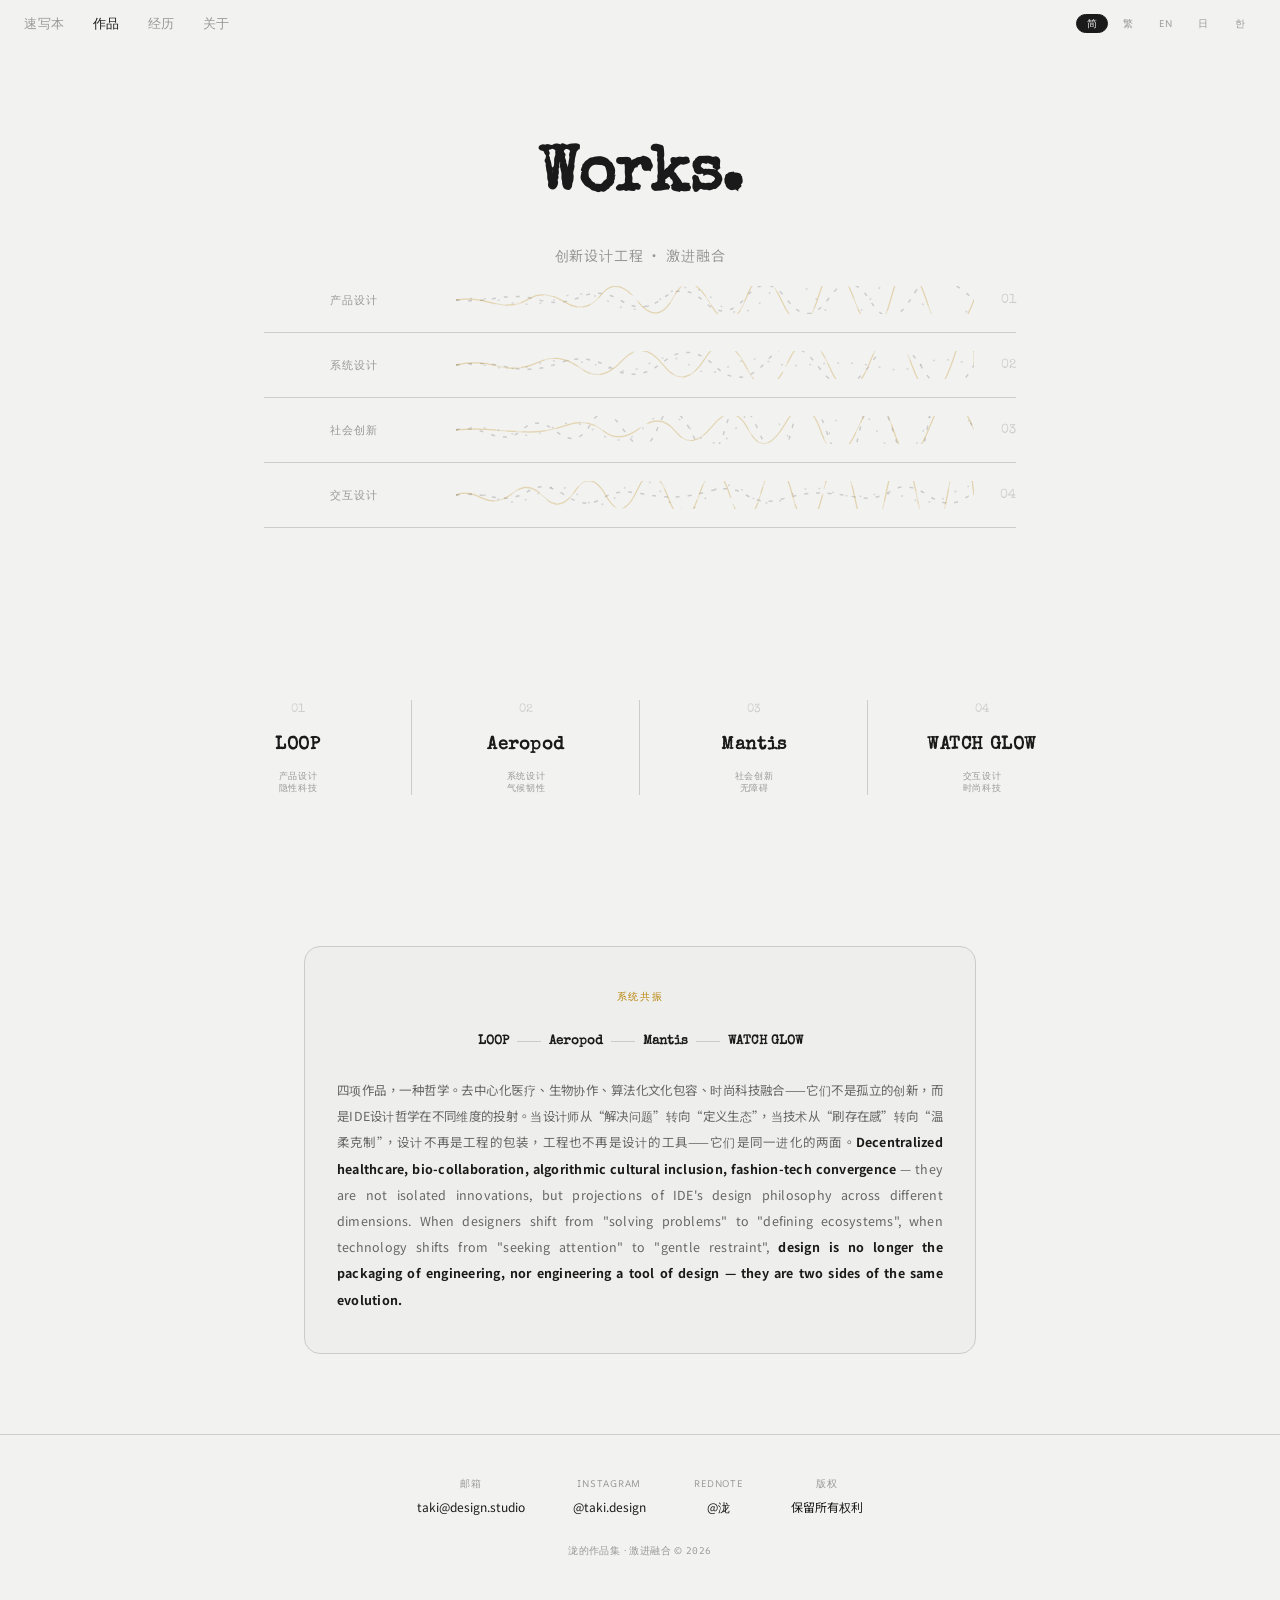
<file: index.html>
<!DOCTYPE html>
<html lang="zh-CN">
<head>
<meta charset="UTF-8">
<meta name="viewport" content="width=device-width, initial-scale=1.0">
<title>Taki's Portfolio</title>
<link rel="preconnect" href="https://fonts.googleapis.com">
<link rel="preconnect" href="https://fonts.gstatic.com" crossorigin>
<link href="https://fonts.googleapis.com/css2?family=Special+Elite&display=swap" rel="stylesheet">
<link href="https://fonts.googleapis.com/css2?family=AR+One+Sans:wght@400;500&display=swap" rel="stylesheet">
<link href="https://fonts.googleapis.com/css2?family=Noto+Sans+HK:wght@300;400;700&display=swap" rel="stylesheet">
<link rel="stylesheet" href="style.css">
<script src="i18n.js"></script>
<style>
/* ===== 主页面专属样式 ===== */
.intro{padding:120px 24px 80px;text-align:center}
.intro-title{font-family:var(--font-title);font-size:clamp(42px,6vw,64px);font-weight:700;letter-spacing:-1px;margin-bottom:8px}
.intro-sub{font-family:var(--font-body);font-size:14px;color:var(--muted);letter-spacing:.06em}

/* 液态玻璃标题 */
.liquid-title{display:flex;justify-content:center;align-items:center;flex-wrap:wrap;padding:40px 0 60px;gap:0;user-select:none}
.liquid-title .char{
  display:inline-block;font-family:var(--font-title);font-weight:700;
  font-size:clamp(64px,10vw,120px);line-height:1;letter-spacing:0;
  background:linear-gradient(180deg,rgba(255,255,255,0.95),rgba(220,220,225,0.7),rgba(180,185,195,0.5),rgba(210,215,220,0.65),rgba(255,255,255,0.9),rgba(200,205,215,0.55));
  -webkit-background-clip:text;background-clip:text;-webkit-text-fill-color:transparent;
  text-shadow:0 0 40px rgba(180,190,200,0.3),0 0 80px rgba(160,170,190,0.15),1px 1px 0 rgba(255,255,255,0.5),-1px -1px 0 rgba(0,0,0,0.04),2px 4px 8px rgba(0,0,0,0.06),0 8px 32px rgba(0,0,0,0.04);
  filter:drop-shadow(0 0 2px rgba(190,200,210,0.4));
  animation:charFloat var(--dur,8s) ease-in-out infinite;animation-delay:var(--delay,0s);position:relative;
}
@keyframes charFloat{
  0%,100%{transform:translateY(0) translateX(0) rotate(var(--rot,0deg)) scale(1)}
  15%{transform:translateY(var(--y1,-12px)) translateX(var(--x1,4px)) rotate(calc(var(--rot,0deg) + 1.5deg)) scale(1.015)}
  35%{transform:translateY(var(--y2,10px)) translateX(var(--x2,-6px)) rotate(calc(var(--rot,0deg) - 2deg)) scale(0.992)}
  55%{transform:translateY(var(--y3,-8px)) translateX(var(--x3,3px)) rotate(calc(var(--rot,0deg) + 2.5deg)) scale(1.01)}
  75%{transform:translateY(var(--y4,6px)) translateX(var(--x4,-5px)) rotate(calc(var(--rot,0deg) - 1deg)) scale(0.995)}
  90%{transform:translateY(var(--y5,-4px)) translateX(var(--x5,2px)) rotate(calc(var(--rot,0deg) + 0.8deg)) scale(1.005)}
}

/* 分类导航 — 波浪线 */
.category-nav{padding:0 24px 60px;max-width:800px;margin:0 auto}
.category-line{display:flex;align-items:center;gap:12px;padding:18px 0;cursor:pointer;border-bottom:1px solid var(--rule);transition:padding .3s}
.category-line:hover{padding:22px 0}
.category-line .label{font-family:var(--font-nav);font-size:.7rem;letter-spacing:.1em;text-transform:uppercase;color:var(--muted);min-width:180px;transition:color .3s}
.category-line:hover .label{color:var(--ink)}
.category-line .line{flex:1;height:28px;overflow:hidden;position:relative}
.category-line .line svg{width:100%;height:100%;display:block}
.category-line .line path{fill:none;stroke:var(--rule);stroke-width:1.5;vector-effect:non-scaling-stroke}
.category-line .line .w-base{animation:waveFlow 8s linear infinite}
.category-line .line .w-mid{animation:waveFlow 6s linear infinite;stroke:rgba(0,0,0,.12)}
.category-line .line .w-top{animation:waveFlow 10s linear infinite;stroke:rgba(184,134,11,.2);stroke-width:1}
.category-line .line .w-glow{animation:waveDrift 7s ease-in-out infinite;stroke:rgba(184,134,11,.12);stroke-width:1.5}
.category-line .index{font-family:var(--font-title);font-size:.8rem;color:var(--rule);min-width:30px;text-align:right;transition:color .3s}
.category-line:hover .index{color:var(--accent)}
@keyframes waveFlow{0%{stroke-dashoffset:0}100%{stroke-dashoffset:120}}
@keyframes waveDrift{0%,100%{stroke-dashoffset:0;opacity:.4}50%{stroke-dashoffset:40;opacity:.8}}

/* 作品入口卡片 */
.product-grid{display:grid;grid-template-columns:repeat(4,1fr);gap:0;max-width:960px;margin:0 auto 60px;padding:0 24px}
.product-card{
  display:flex;flex-direction:column;align-items:center;gap:8px;padding:32px 16px;
  text-decoration:none;transition:background .3s;position:relative;
}
.product-card::after{content:'';position:absolute;right:0;top:20%;height:60%;width:1px;background:var(--rule)}
.product-card:last-child::after{display:none}
.product-card:hover{background:rgba(0,0,0,.02)}
.product-card .card-num{font-family:var(--font-title);font-size:.75rem;color:var(--rule);transition:color .3s}
.product-card:hover .card-num{color:var(--accent)}
.product-card .card-name{font-family:var(--font-title);font-size:1.1rem;font-weight:700;color:var(--ink);letter-spacing:.03em;text-align:center}
.product-card .card-tag{font-family:var(--font-nav);font-size:.55rem;color:var(--muted);letter-spacing:.06em;text-align:center;line-height:1.4}

/* 系统共振 */
.system-section{padding:60px 24px 80px;text-align:center;max-width:720px;margin:0 auto}
.system-box{background:rgba(0,0,0,.015);border:1px solid var(--rule);border-radius:16px;padding:40px 32px}
.system-label{font-family:var(--font-nav);font-size:.65rem;letter-spacing:.15em;text-transform:uppercase;color:var(--accent);margin-bottom:1.5rem}
.system-nodes{display:flex;align-items:center;justify-content:center;gap:.5rem;margin-bottom:1.5rem}
.system-node{font-family:var(--font-title);font-size:.8rem;color:var(--ink);font-weight:700}
.system-connector{width:24px;height:1px;background:var(--rule)}
.system-text{font-family:var(--font-body);font-size:.78rem;line-height:2.1;color:#666;letter-spacing:.02em;text-align:justify}
.system-text strong{font-weight:700;color:var(--ink)}

/* 页脚 */
footer{padding:40px 24px 60px;text-align:center;border-top:1px solid var(--rule)}
.footer-grid{display:flex;justify-content:center;gap:48px;margin-bottom:24px;flex-wrap:wrap}
.footer-col .label{font-family:var(--font-nav);font-size:.6rem;letter-spacing:.1em;text-transform:uppercase;color:var(--muted);margin-bottom:4px}
.footer-col .value{font-family:var(--font-body);font-size:.75rem;color:var(--ink)}
.footer-col .value a{color:var(--ink);text-decoration:none;transition:color .3s}
.footer-col .value a:hover{color:var(--accent)}
.footer-credit{font-family:var(--font-nav);font-size:.6rem;color:var(--muted);letter-spacing:.04em;margin-top:8px}

@media(max-width:768px){
  .product-grid{grid-template-columns:1fr 1fr}
  .product-card{padding:24px 12px}
  .product-card:nth-child(2n)::after{display:none}
  .category-line .label{min-width:120px;font-size:.62rem}
  .footer-grid{gap:24px}
  .system-nodes{flex-direction:column;gap:1rem}
  .system-connector{width:1px;height:24px;margin:0}
}
@media(max-width:480px){
  .product-grid{grid-template-columns:1fr}
  .product-card::after{display:none}
  .product-card{border-bottom:1px solid var(--rule)}
  .category-line .label{min-width:90px;font-size:.55rem}
}
</style>
</head>
<body>

<header>
  <nav class="nav-links">
    <a href="#" data-i18n="nav_sketchbook">Sketchbook</a>
    <a href="#" class="active" data-i18n="nav_works">Works</a>
    <a href="#" data-i18n="nav_experience">Experience</a>
    <a href="#" data-i18n="nav_about">About</a>
  </nav>
  <div class="lang-switcher" id="langSwitcher">
    <button class="lang-btn active" data-lang="zh-CN">简</button>
    <button class="lang-btn" data-lang="zh-TW">繁</button>
    <button class="lang-btn" data-lang="en">EN</button>
    <button class="lang-btn" data-lang="ja">日</button>
    <button class="lang-btn" data-lang="ko">한</button>
  </div>
</header>

<!-- 介绍 -->
<div class="intro">
  <h1 class="intro-title" data-i18n="intro_title">Works.</h1>
  <p class="intro-sub" data-i18n="intro_sub">Innovation Design Engineering · Radical Convergence</p>
  <div class="category-nav">
    <div class="category-line" data-project="loop">
      <a href="loop.html" style="text-decoration:none;color:inherit;display:contents"><span class="label" data-i18n="cat_product">Product Design</span></a>
      <span class="line"><svg viewBox="0 0 1000 28" preserveAspectRatio="none"><path class="w-base" d="M0,14 Q40,16 80,12 T160,14 T240,11 T320,15 T400,12 T480,16 T560,11 T640,14 T720,12 T800,15 T880,11 T1000,14" stroke-dasharray="4 8"/><path class="w-mid" d="M0,14 Q50,10 100,16 T200,12 T300,17 T400,11 T500,15 T600,10 T700,16 T800,13 T900,17 T1000,14" stroke-dasharray="2 12"/><path class="w-top" d="M0,14 Q30,11 70,17 T140,13 T210,16 T280,9 T350,15 T420,11 T490,17 T560,12 T630,16 T700,10 T770,15 T840,12 T910,17 T1000,14" stroke-dasharray="60 6"/><path class="w-glow" d="M0,14 Q30,11 70,17 T140,13 T210,16 T280,9 T350,15 T420,11 T490,17 T560,12 T630,16 T700,10 T770,15 T840,12 T910,17 T1000,14" stroke-dasharray="40 10"/></svg></span>
      <a href="loop.html" style="text-decoration:none;color:inherit;display:contents"><span class="index">01</span></a>
    </div>
    <div class="category-line" data-project="aeropod">
      <a href="aeropod.html" style="text-decoration:none;color:inherit;display:contents"><span class="label" data-i18n="cat_system">System Design</span></a>
      <span class="line"><svg viewBox="0 0 1000 28" preserveAspectRatio="none"><path class="w-base" d="M0,14 Q50,10 100,16 T200,12 T300,17 T400,11 T500,15 T600,10 T700,16 T800,13 T900,17 T1000,14" stroke-dasharray="4 8"/><path class="w-mid" d="M0,14 Q35,12 75,16 T150,14 T225,10 T300,18 T375,12 T450,14 T525,16 T600,10 T675,14 T750,12 T825,17 T900,13 T1000,14" stroke-dasharray="2 12"/><path class="w-top" d="M0,14 Q40,9 80,15 T160,11 T240,17 T320,10 T400,14 T480,8 T560,16 T640,12 T720,15 T800,10 T880,14 T960,8 T1000,14" stroke-dasharray="60 6"/><path class="w-glow" d="M0,14 Q40,9 80,15 T160,11 T240,17 T320,10 T400,14 T480,8 T560,16 T640,12 T720,15 T800,10 T880,14 T960,8 T1000,14" stroke-dasharray="40 10"/></svg></span>
      <a href="aeropod.html" style="text-decoration:none;color:inherit;display:contents"><span class="index">02</span></a>
    </div>
    <div class="category-line" data-project="mantis">
      <a href="mantis.html" style="text-decoration:none;color:inherit;display:contents"><span class="label" data-i18n="cat_social">Social Innovation</span></a>
      <span class="line"><svg viewBox="0 0 1000 28" preserveAspectRatio="none"><path class="w-base" d="M0,14 Q25,10 65,18 T130,13 T195,16 T260,8 T325,15 T390,11 T455,17 T520,12 T585,16 T650,10 T715,15 T780,13 T845,17 T910,12 T1000,14" stroke-dasharray="4 8"/><path class="w-mid" d="M0,14 Q45,8 95,16 T185,12 T275,17 T365,10 T455,14 T545,9 T635,16 T725,13 T815,17 T905,11 T1000,14" stroke-dasharray="2 12"/><path class="w-top" d="M0,14 Q35,12 75,14 T145,16 T215,9 T285,15 T355,12 T425,16 T495,10 T565,14 T635,8 T705,16 T775,13 T845,15 T915,10 T1000,14" stroke-dasharray="60 6"/><path class="w-glow" d="M0,14 Q35,12 75,14 T145,16 T215,9 T285,15 T355,12 T425,16 T495,10 T565,14 T635,8 T705,16 T775,13 T845,15 T915,10 T1000,14" stroke-dasharray="40 10"/></svg></span>
      <a href="mantis.html" style="text-decoration:none;color:inherit;display:contents"><span class="index">03</span></a>
    </div>
    <div class="category-line" data-project="watchglow">
      <a href="watchglow.html" style="text-decoration:none;color:inherit;display:contents"><span class="label" data-i18n="cat_interaction">Interaction Design</span></a>
      <span class="line"><svg viewBox="0 0 1000 28" preserveAspectRatio="none"><path class="w-base" d="M0,14 Q30,12 70,16 T140,10 T210,14 T280,18 T350,12 T420,16 T490,10 T560,14 T630,18 T700,12 T770,16 T840,10 T910,14 T980,18 T1000,14" stroke-dasharray="4 8"/><path class="w-mid" d="M0,14 Q40,10 80,18 T160,12 T240,16 T320,10 T400,14 T480,18 T560,12 T640,16 T720,10 T800,14 T880,18 T960,12 T1000,14" stroke-dasharray="2 12"/><path class="w-top" d="M0,14 Q20,9 50,17 T110,12 T170,16 T230,10 T290,15 T350,9 T410,17 T470,13 T530,16 T590,10 T650,15 T710,9 T770,17 T830,13 T890,16 T950,10 T1000,14" stroke-dasharray="60 6"/><path class="w-glow" d="M0,14 Q20,9 50,17 T110,12 T170,16 T230,10 T290,15 T350,9 T410,17 T470,13 T530,16 T590,10 T650,15 T710,9 T770,17 T830,13 T890,16 T950,10 T1000,14" stroke-dasharray="40 10"/></svg></span>
      <a href="watchglow.html" style="text-decoration:none;color:inherit;display:contents"><span class="index">04</span></a>
    </div>
  </div>
</div>

<!-- 作品入口 -->
<div class="product-grid">
  <a href="loop.html" class="product-card">
    <span class="card-num">01</span>
    <span class="card-name">LOOP</span>
    <span class="card-tag" data-i18n-html="true" data-i18n="card_tag_loop">Product Design<br>Implicit Technology</span>
  </a>
  <a href="aeropod.html" class="product-card">
    <span class="card-num">02</span>
    <span class="card-name">Aeropod</span>
    <span class="card-tag" data-i18n-html="true" data-i18n="card_tag_aeropod">System Design<br>Climate Resilience</span>
  </a>
  <a href="mantis.html" class="product-card">
    <span class="card-num">03</span>
    <span class="card-name">Mantis</span>
    <span class="card-tag" data-i18n-html="true" data-i18n="card_tag_mantis">Social Innovation<br>Accessibility</span>
  </a>
  <a href="watchglow.html" class="product-card">
    <span class="card-num">04</span>
    <span class="card-name">WATCH GLOW</span>
    <span class="card-tag" data-i18n-html="true" data-i18n="card_tag_watchglow">Interaction Design<br>Fashion Tech</span>
  </a>
</div>

<!-- 系统共振 -->
<div class="system-section">
  <div class="system-box">
    <p class="system-label" data-i18n="system_label">System Resonance · 系统共振</p>
    <div class="system-nodes">
      <span class="system-node">LOOP</span><span class="system-connector"></span>
      <span class="system-node">Aeropod</span><span class="system-connector"></span>
      <span class="system-node">Mantis</span><span class="system-connector"></span>
      <span class="system-node">WATCH GLOW</span>
    </div>
    <p class="system-text" data-i18n="system_text">Four projects, one philosophy. <strong>Decentralized healthcare, bio-collaboration, algorithmic cultural inclusion, fashion-tech convergence</strong> — they are not isolated innovations, but projections of IDE's design philosophy across different dimensions. When designers shift from "solving problems" to "defining ecosystems", when technology shifts from "seeking attention" to "gentle restraint", <strong>design is no longer the packaging of engineering, nor engineering a tool of design — they are two sides of the same evolution.</strong></p>
  </div>
</div>

<footer>
  <div class="footer-grid">
    <div class="footer-col"><div class="label" data-i18n="footer_email_label">Email</div><div class="value"><a href="mailto:taki@design.studio">taki@design.studio</a></div></div>
    <div class="footer-col"><div class="label">Instagram</div><div class="value"><a href="#">@taki.design</a></div></div>
    <div class="footer-col"><div class="label">Rednote</div><div class="value"><a href="#">@泷</a></div></div>
    <div class="footer-col"><div class="label" data-i18n="footer_rights_label">Rights</div><div class="value" data-i18n="footer_rights_value">All rights reserved</div></div>
  </div>
  <p class="footer-credit" data-i18n="footer_credit">Taki's Portfolio · Radical Convergence &copy; 2026</p>
</footer>

<script>
// 点击分类波浪线 → 跳转产品页面
document.querySelectorAll('.category-line').forEach(function(line){
  line.addEventListener('click', function(e){
    var proj = this.getAttribute('data-project');
    if(proj){
      window.location.href = proj + '.html';
    }
  });
});
</script>

</body>
</html>
</file>
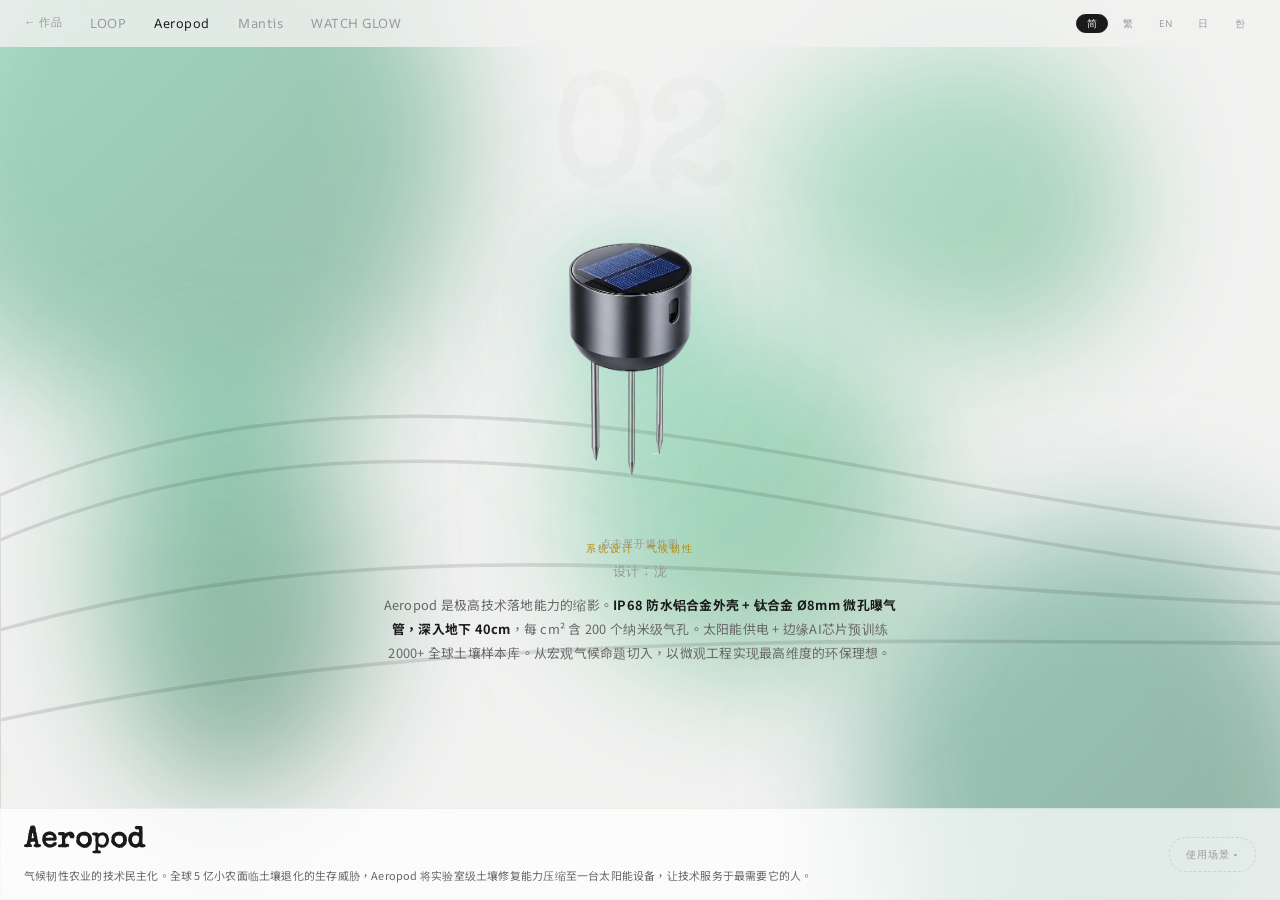
<file: aeropod.html>
<!DOCTYPE html>
<html lang="zh-CN">
<head>
<meta charset="UTF-8">
<meta name="viewport" content="width=device-width, initial-scale=1.0">
<title>Aeropod — 泷 (Taki)</title>
<link rel="preconnect" href="https://fonts.googleapis.com">
<link rel="preconnect" href="https://fonts.gstatic.com" crossorigin>
<link href="https://fonts.googleapis.com/css2?family=Special+Elite&display=swap" rel="stylesheet">
<link href="https://fonts.googleapis.com/css2?family=AR+One+Sans:wght@400;500&display=swap" rel="stylesheet">
<link href="https://fonts.googleapis.com/css2?family=Noto+Sans+HK:wght@300;400;700&display=swap" rel="stylesheet">
<link rel="stylesheet" href="style.css">
<script src="i18n.js"></script>
</head>
<body>
<header>
  <nav class="nav-links">
    <a href="portfolio-deconstruction.html" class="back-link" data-i18n="nav_back">← Works</a>
    <a href="loop.html">LOOP</a>
    <a href="aeropod.html" class="active">Aeropod</a>
    <a href="mantis.html">Mantis</a>
    <a href="watchglow.html">WATCH GLOW</a>
  </nav>
  <div class="lang-switcher" id="langSwitcher">
    <button class="lang-btn active" data-lang="zh-CN">简</button>
    <button class="lang-btn" data-lang="zh-TW">繁</button>
    <button class="lang-btn" data-lang="en">EN</button>
    <button class="lang-btn" data-lang="ja">日</button>
    <button class="lang-btn" data-lang="ko">한</button>
  </div>
</header>

<section class="project-panel" id="aeropod-panel" data-product="aeropod">
  <div class="liquid-bg">
    <div class="color-block c1"></div>
    <div class="color-block c2"></div>
    <div class="color-block c3"></div>
    <div class="color-block c4"></div>
    <div class="color-block c5"></div>
  </div>
  <div class="panel-number">02</div>
  <div class="panel-wave-bg">
    <svg class="panel-wave" viewBox="0 0 1440 200" preserveAspectRatio="none">
      <path class="wave-base" d="M0,120 C360,60 720,180 1080,100 C1260,60 1380,80 1440,100 L1440,200 L0,200 Z"/>
      <path class="wave-mid" d="M0,140 C360,100 720,160 1080,120 C1260,90 1380,110 1440,120 L1440,200 L0,200 Z"/>
      <path class="wave-top" d="M0,160 C360,130 720,150 1080,140 C1260,120 1380,140 1440,150 L1440,200 L0,200 Z"/>
      <path class="wave-glow" d="M0,110 C360,50 720,170 1080,90 C1260,50 1380,70 1440,90 L1440,200 L0,200 Z"/>
    </svg>
  </div>

  <div class="product-stage" id="aeropod-stage">
    <img class="product-img" id="aeropod-img" src="assets/aeropod_hero.png" alt="Aeropod">
    <span class="click-cue" data-i18n="click_cue">Click to Explode</span>
  </div>

  <div class="panel-info" id="aeropod-info">
    <p class="panel-tag" data-i18n="panel_tag_aeropod">System Design · Climate Resilience</p>
    <p class="panel-designer" data-i18n="panel_designer">Designed by 泷</p>
    <p class="panel-desc" data-i18n="desc_aeropod" data-i18n-html="true">Aeropod 是极高技术落地能力的缩影。<strong>IP68 防水铝合金外壳 + 钛合金 Ø8mm 微孔曝气管，深入地下 40cm</strong>，每 cm² 含 200 个纳米级气孔。太阳能供电 + 边缘AI芯片预训练 2000+ 全球土壤样本库。从宏观气候命题切入，以微观工程实现最高维度的环保理想。</p>
  </div>

  <div class="panel-footer" id="aeropod-footer">
    <div class="footer-body">
      <p class="footer-name" data-i18n="footer_name_aeropod">Aeropod</p>
      <p class="footer-desc" data-i18n="footer_desc_aeropod">气候韧性农业的技术民主化。全球 5 亿小农面临土壤退化的生存威胁，Aeropod 将实验室级土壤修复能力压缩至一台太阳能设备，让技术服务于最需要它的人。</p>
    </div>
    <div class="footer-scene-trigger" data-i18n="scene_trigger">
      使用场景 ▾
      <div class="footer-scene-popup">
        <div><img class="footer-scene-popup-img" src="assets/aeropod_scene1.jpg" alt="农田场景"><span class="popup-label" data-i18n="scene_label_aeropod_1">农田部署 · 太阳能修复</span></div>
        <div><img class="footer-scene-popup-img" src="assets/aeropod_scene2.jpg" alt="监测站"><span class="popup-label" data-i18n="scene_label_aeropod_2">干旱地区 · 边缘AI</span></div>
      </div>
    </div>
  </div>

  <div class="exploded-phase" id="aeropod-phase">
    <div class="exploded-sketch-bg">
      <img src="assets/aeropod_sketch.jpg" alt="Aeropod sketch">
    </div>
    <div class="exploded-stage">
      <div class="exploded-hero">
        <img class="hero-thumb" src="assets/aeropod_exploded.png" alt="Aeropod">
      </div>
      <div class="exploded-part" data-pos="top-left" data-part="surface">
        <img class="part-thumb" src="assets/aeropod_hero.png" alt="地表">
        <span class="part-tag" data-i18n="part_aeropod_surface">地表单元</span>
      </div>
      <div class="exploded-part" data-pos="top-right" data-part="pipe">
        <img class="part-thumb" src="assets/aeropod_internal.png" alt="管道">
        <span class="part-tag" data-i18n="part_aeropod_pipe">曝气管道系统</span>
      </div>
      <div class="exploded-part" data-pos="bottom-right" data-part="probe">
        <img class="part-thumb" src="assets/aeropod_sensor.png" alt="探头">
        <span class="part-tag" data-i18n="part_aeropod_probe">土壤传感器探头</span>
      </div>
      <div class="exploded-part" data-pos="bottom-left" data-part="ai">
        <img class="part-thumb" src="assets/aeropod_ai.png" alt="AI核心">
        <span class="part-tag" data-i18n="part_aeropod_ai">边缘AI控制核心</span>
      </div>
    </div>
    <div class="exploded-detail" id="aeropod-detail"><div class="detail-name"></div><div class="detail-desc"></div></div>
    <button class="collapse-btn" id="aeropod-collapse" data-i18n="collapse_btn">Collapse</button>
  </div>

  <div class="scroll-indicator" id="aeropod-scroll">
    <span></span><span></span><span></span>
  </div>
</section>

<script src="product.js"></script>
<script>initProduct('aeropod');</script>
</body>
</html>
</file>
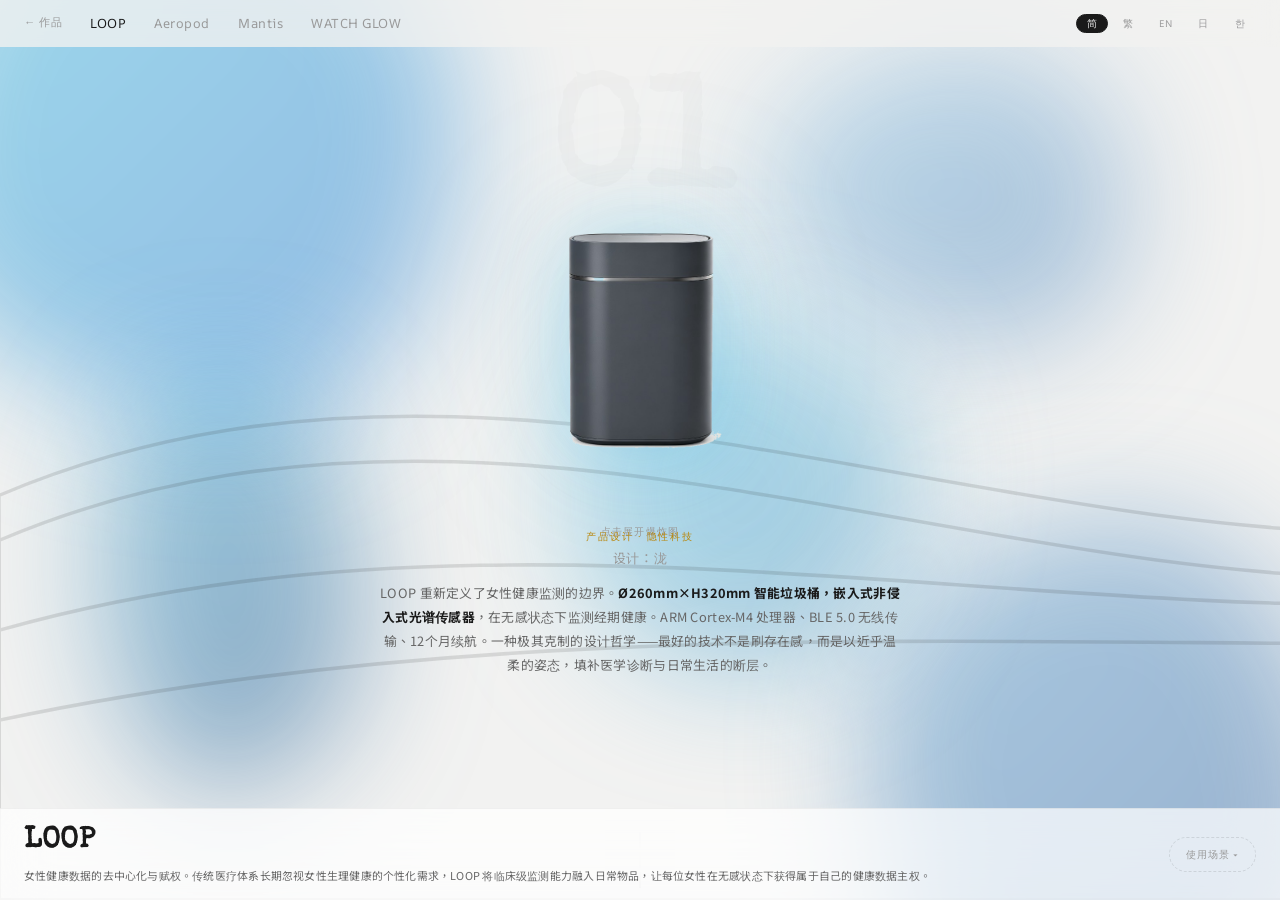
<file: loop.html>
<!DOCTYPE html>
<html lang="zh-CN">
<head>
<meta charset="UTF-8">
<meta name="viewport" content="width=device-width, initial-scale=1.0">
<title>LOOP — 泷 (Taki)</title>
<link rel="preconnect" href="https://fonts.googleapis.com">
<link rel="preconnect" href="https://fonts.gstatic.com" crossorigin>
<link href="https://fonts.googleapis.com/css2?family=Special+Elite&display=swap" rel="stylesheet">
<link href="https://fonts.googleapis.com/css2?family=AR+One+Sans:wght@400;500&display=swap" rel="stylesheet">
<link href="https://fonts.googleapis.com/css2?family=Noto+Sans+HK:wght@300;400;700&display=swap" rel="stylesheet">
<link rel="stylesheet" href="style.css">
<script src="i18n.js"></script>
</head>
<body>
<header>
  <nav class="nav-links">
    <a href="portfolio-deconstruction.html" class="back-link" data-i18n="nav_back">← Works</a>
    <a href="loop.html" class="active">LOOP</a>
    <a href="aeropod.html">Aeropod</a>
    <a href="mantis.html">Mantis</a>
    <a href="watchglow.html">WATCH GLOW</a>
  </nav>
  <div class="lang-switcher" id="langSwitcher">
    <button class="lang-btn active" data-lang="zh-CN">简</button>
    <button class="lang-btn" data-lang="zh-TW">繁</button>
    <button class="lang-btn" data-lang="en">EN</button>
    <button class="lang-btn" data-lang="ja">日</button>
    <button class="lang-btn" data-lang="ko">한</button>
  </div>
</header>

<section class="project-panel" id="loop-panel" data-product="loop">
  <div class="liquid-bg">
    <div class="color-block c1"></div>
    <div class="color-block c2"></div>
    <div class="color-block c3"></div>
    <div class="color-block c4"></div>
    <div class="color-block c5"></div>
  </div>
  <div class="panel-number">01</div>
  <div class="panel-wave-bg">
    <svg class="panel-wave" viewBox="0 0 1440 200" preserveAspectRatio="none">
      <path class="wave-base" d="M0,120 C360,60 720,180 1080,100 C1260,60 1380,80 1440,100 L1440,200 L0,200 Z"/>
      <path class="wave-mid" d="M0,140 C360,100 720,160 1080,120 C1260,90 1380,110 1440,120 L1440,200 L0,200 Z"/>
      <path class="wave-top" d="M0,160 C360,130 720,150 1080,140 C1260,120 1380,140 1440,150 L1440,200 L0,200 Z"/>
      <path class="wave-glow" d="M0,110 C360,50 720,170 1080,90 C1260,50 1380,70 1440,90 L1440,200 L0,200 Z"/>
    </svg>
  </div>

  <div class="product-stage" id="loop-stage">
    <img class="product-img" id="loop-img" src="assets/loop_hero.png" alt="LOOP">
    <span class="click-cue" data-i18n="click_cue">Click to Explode</span>
  </div>

  <div class="panel-info" id="loop-info">
    <p class="panel-tag" data-i18n="panel_tag_loop">Product Design · Implicit Technology</p>
    <p class="panel-designer" data-i18n="panel_designer">Designed by 泷</p>
    <p class="panel-desc" data-i18n="desc_loop" data-i18n-html="true">LOOP 重新定义了女性健康监测的边界。<strong>Ø260mm×H320mm 智能垃圾桶，嵌入式非侵入式光谱传感器</strong>，在无感状态下监测经期健康。ARM Cortex-M4 处理器、BLE 5.0 无线传输、12个月续航。一种极其克制的设计哲学——最好的技术不是刷存在感，而是以近乎温柔的姿态，填补医学诊断与日常生活的断层。</p>
  </div>

  <div class="panel-footer" id="loop-footer">
    <div class="footer-body">
      <p class="footer-name" data-i18n="footer_name_loop">LOOP</p>
      <p class="footer-desc" data-i18n="footer_desc_loop">女性健康数据的去中心化与赋权。传统医疗体系长期忽视女性生理健康的个性化需求，LOOP 将临床级监测能力融入日常物品，让每位女性在无感状态下获得属于自己的健康数据主权。</p>
    </div>
    <div class="footer-scene-trigger" data-i18n="scene_trigger">
      使用场景 ▾
      <div class="footer-scene-popup">
        <div><img class="footer-scene-popup-img" src="assets/loop_scene1.jpg" alt="卫浴场景"><span class="popup-label" data-i18n="scene_label_loop_1">晨光浴室 · 无感监测</span></div>
        <div><img class="footer-scene-popup-img" src="assets/loop_scene2.jpg" alt="数据查看"><span class="popup-label" data-i18n="scene_label_loop_2">手机端 · 健康数据</span></div>
      </div>
    </div>
  </div>

  <div class="exploded-phase" id="loop-phase">
    <div class="exploded-sketch-bg">
      <img src="assets/loop_sketch.jpg" alt="LOOP sketch">
    </div>
    <div class="exploded-stage">
      <div class="exploded-hero">
        <img class="hero-thumb" src="assets/loop_exploded.png" alt="LOOP">
      </div>
      <div class="exploded-part" data-pos="top-left" data-part="top">
        <img class="part-thumb" src="assets/loop_top.png" alt="顶盖">
        <span class="part-tag" data-i18n="part_loop_top">桶盖 · 开合结构</span>
      </div>
      <div class="exploded-part" data-pos="top-right" data-part="pcb">
        <img class="part-thumb" src="assets/loop_internal.png" alt="PCB">
        <span class="part-tag" data-i18n="part_loop_pcb">PCB · 主板</span>
      </div>
      <div class="exploded-part" data-pos="right" data-part="sensor">
        <img class="part-thumb" src="assets/loop_sensor.png" alt="传感器">
        <span class="part-tag" data-i18n="part_loop_sensor">光学传感器阵列</span>
      </div>
      <div class="exploded-part" data-pos="bottom-right" data-part="ble">
        <img class="part-thumb" src="assets/loop_ble.png" alt="BLE模块">
        <span class="part-tag" data-i18n="part_loop_ble">BLE 无线模块</span>
      </div>
      <div class="exploded-part" data-pos="bottom-left" data-part="cloud">
        <img class="part-thumb" src="assets/loop_cloud.png" alt="云端平台">
        <span class="part-tag" data-i18n="part_loop_cloud">云端健康平台</span>
      </div>
    </div>
    <div class="exploded-detail" id="loop-detail"><div class="detail-name"></div><div class="detail-desc"></div></div>
    <button class="collapse-btn" id="loop-collapse" data-i18n="collapse_btn">Collapse</button>
  </div>

  <div class="scroll-indicator" id="loop-scroll">
    <span></span><span></span><span></span>
  </div>
</section>

<script src="product.js"></script>
<script>initProduct('loop');</script>
</body>
</html>
</file>
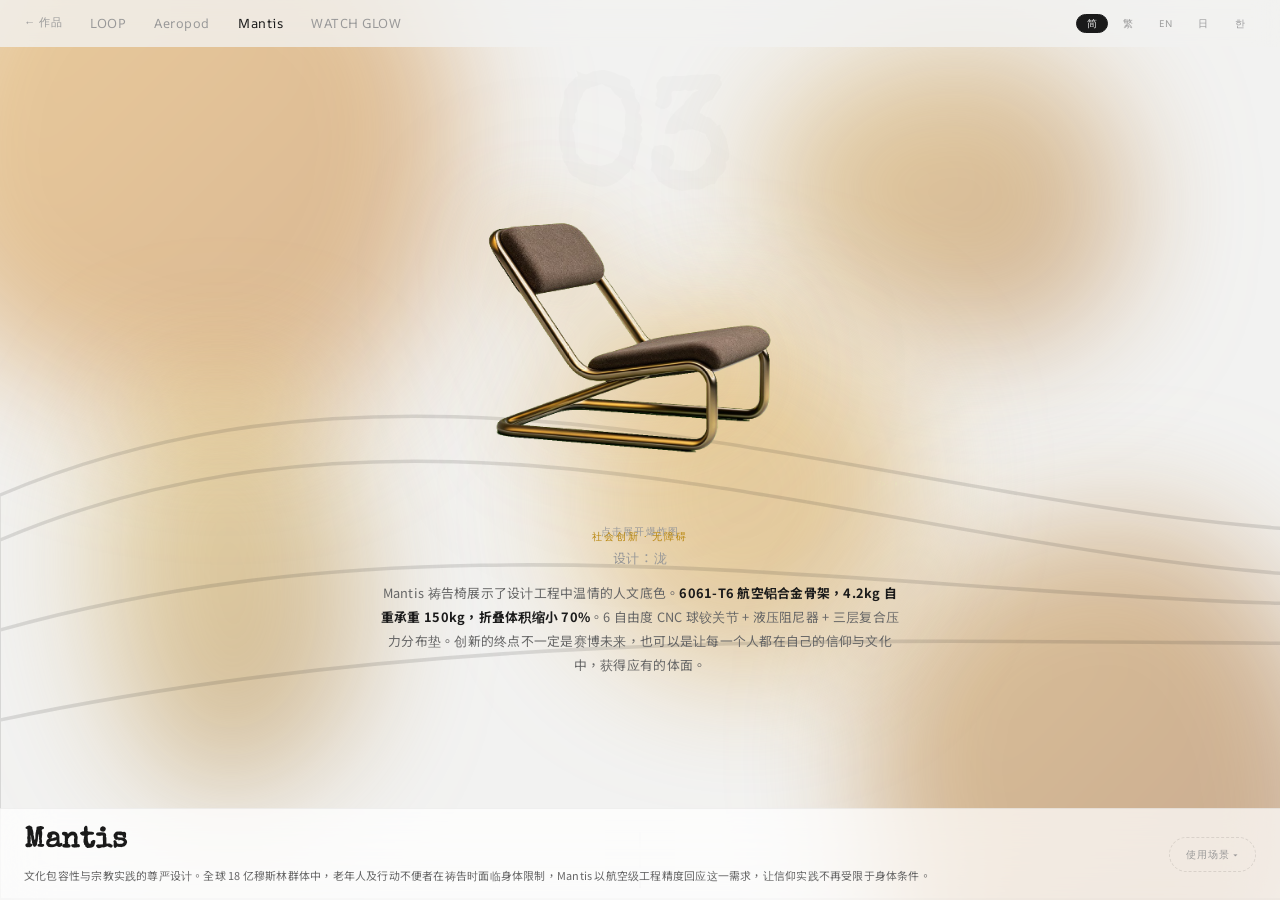
<file: mantis.html>
<!DOCTYPE html>
<html lang="zh-CN">
<head>
<meta charset="UTF-8">
<meta name="viewport" content="width=device-width, initial-scale=1.0">
<title>Mantis — 泷 (Taki)</title>
<link rel="preconnect" href="https://fonts.googleapis.com">
<link rel="preconnect" href="https://fonts.gstatic.com" crossorigin>
<link href="https://fonts.googleapis.com/css2?family=Special+Elite&display=swap" rel="stylesheet">
<link href="https://fonts.googleapis.com/css2?family=AR+One+Sans:wght@400;500&display=swap" rel="stylesheet">
<link href="https://fonts.googleapis.com/css2?family=Noto+Sans+HK:wght@300;400;700&display=swap" rel="stylesheet">
<link rel="stylesheet" href="style.css">
<script src="i18n.js"></script>
</head>
<body>
<header>
  <nav class="nav-links">
    <a href="portfolio-deconstruction.html" class="back-link" data-i18n="nav_back">← Works</a>
    <a href="loop.html">LOOP</a>
    <a href="aeropod.html">Aeropod</a>
    <a href="mantis.html" class="active">Mantis</a>
    <a href="watchglow.html">WATCH GLOW</a>
  </nav>
  <div class="lang-switcher" id="langSwitcher">
    <button class="lang-btn active" data-lang="zh-CN">简</button>
    <button class="lang-btn" data-lang="zh-TW">繁</button>
    <button class="lang-btn" data-lang="en">EN</button>
    <button class="lang-btn" data-lang="ja">日</button>
    <button class="lang-btn" data-lang="ko">한</button>
  </div>
</header>

<section class="project-panel" id="mantis-panel" data-product="mantis">
  <div class="liquid-bg">
    <div class="color-block c1"></div>
    <div class="color-block c2"></div>
    <div class="color-block c3"></div>
    <div class="color-block c4"></div>
    <div class="color-block c5"></div>
  </div>
  <div class="panel-number">03</div>
  <div class="panel-wave-bg">
    <svg class="panel-wave" viewBox="0 0 1440 200" preserveAspectRatio="none">
      <path class="wave-base" d="M0,120 C360,60 720,180 1080,100 C1260,60 1380,80 1440,100 L1440,200 L0,200 Z"/>
      <path class="wave-mid" d="M0,140 C360,100 720,160 1080,120 C1260,90 1380,110 1440,120 L1440,200 L0,200 Z"/>
      <path class="wave-top" d="M0,160 C360,130 720,150 1080,140 C1260,120 1380,140 1440,150 L1440,200 L0,200 Z"/>
      <path class="wave-glow" d="M0,110 C360,50 720,170 1080,90 C1260,50 1380,70 1440,90 L1440,200 L0,200 Z"/>
    </svg>
  </div>

  <div class="product-stage" id="mantis-stage">
    <img class="product-img" id="mantis-img" src="assets/mantis_hero.png" alt="Mantis">
    <span class="click-cue" data-i18n="click_cue">Click to Explode</span>
  </div>

  <div class="panel-info" id="mantis-info">
    <p class="panel-tag" data-i18n="panel_tag_mantis">Social Innovation · Accessibility</p>
    <p class="panel-designer" data-i18n="panel_designer">Designed by 泷</p>
    <p class="panel-desc" data-i18n="desc_mantis" data-i18n-html="true">Mantis 祷告椅展示了设计工程中温情的人文底色。<strong>6061-T6 航空铝合金骨架，4.2kg 自重承重 150kg，折叠体积缩小 70%</strong>。6 自由度 CNC 球铰关节 + 液压阻尼器 + 三层复合压力分布垫。创新的终点不一定是赛博未来，也可以是让每一个人都在自己的信仰与文化中，获得应有的体面。</p>
  </div>

  <div class="panel-footer" id="mantis-footer">
    <div class="footer-body">
      <p class="footer-name" data-i18n="footer_name_mantis">Mantis</p>
      <p class="footer-desc" data-i18n="footer_desc_mantis">文化包容性与宗教实践的尊严设计。全球 18 亿穆斯林群体中，老年人及行动不便者在祷告时面临身体限制，Mantis 以航空级工程精度回应这一需求，让信仰实践不再受限于身体条件。</p>
    </div>
    <div class="footer-scene-trigger">
      <span data-i18n="scene_trigger">使用场景 ▾</span>
      <div class="footer-scene-popup">
        <div><img class="footer-scene-popup-img" src="assets/mantis_scene1.jpg" alt="祷告场景"><span class="popup-label">清真寺内 · 尊严祷告</span></div>
        <div><img class="footer-scene-popup-img" src="assets/mantis_scene2.jpg" alt="家居场景"><span class="popup-label">居家空间 · 折叠收纳</span></div>
      </div>
    </div>
  </div>

  <div class="exploded-phase" id="mantis-phase">
    <div class="exploded-sketch-bg">
      <img src="assets/mantis_sketch.jpg" alt="Mantis sketch">
    </div>
    <div class="exploded-stage">
      <div class="exploded-hero">
        <img class="hero-thumb" src="assets/mantis_exploded.png" alt="Mantis">
      </div>
      <div class="exploded-part" data-pos="top-left" data-part="frame">
        <img class="part-thumb" src="assets/mantis_hero.png" alt="框架">
        <span class="part-tag" data-i18n="part_mantis_frame">主体框架</span>
      </div>
      <div class="exploded-part" data-pos="top-right" data-part="joint">
        <img class="part-thumb" src="assets/mantis_joint.png" alt="关节">
        <span class="part-tag" data-i18n="part_mantis_joint">铰接关节系统</span>
      </div>
      <div class="exploded-part" data-pos="bottom-right" data-part="pad">
        <img class="part-thumb" src="assets/mantis_support.png" alt="支撑">
        <span class="part-tag" data-i18n="part_mantis_pad">自适应压力分布垫</span>
      </div>
      <div class="exploded-part" data-pos="bottom-left" data-part="hci">
        <img class="part-thumb" src="assets/mantis_hci.png" alt="HCI界面">
        <span class="part-tag" data-i18n="part_mantis_hci">人机交互界面</span>
      </div>
    </div>
    <div class="exploded-detail" id="mantis-detail"><div class="detail-name"></div><div class="detail-desc"></div></div>
    <button class="collapse-btn" id="mantis-collapse" data-i18n="collapse_btn">Collapse</button>
  </div>

  <div class="scroll-indicator" id="mantis-scroll">
    <span></span><span></span><span></span>
  </div>
</section>

<script src="product.js"></script>
<script>initProduct('mantis');</script>
</body>
</html>
</file>
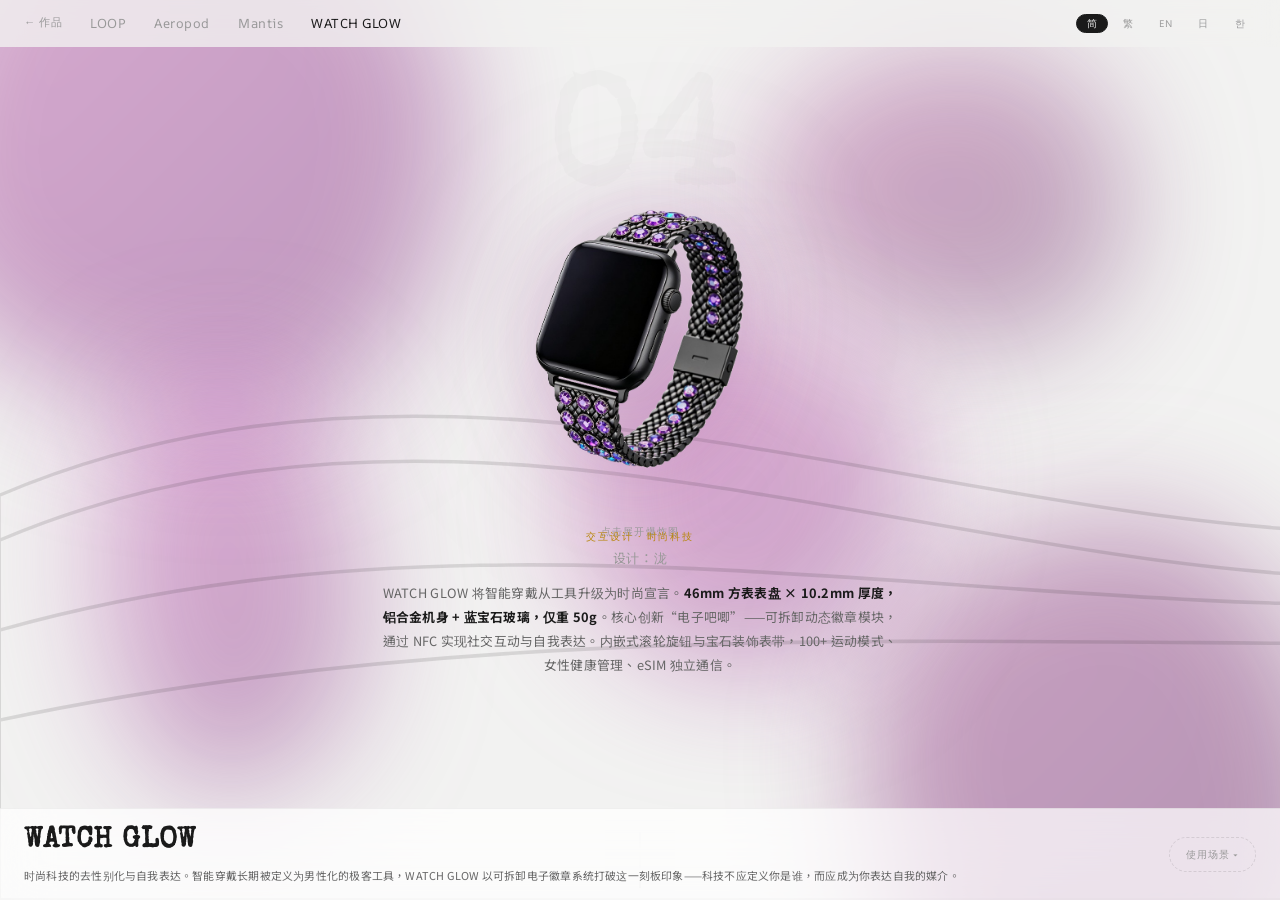
<file: watchglow.html>
<!DOCTYPE html>
<html lang="zh-CN">
<head>
<meta charset="UTF-8">
<meta name="viewport" content="width=device-width, initial-scale=1.0">
<title>WATCH GLOW — 泷 (Taki)</title>
<link rel="preconnect" href="https://fonts.googleapis.com">
<link rel="preconnect" href="https://fonts.gstatic.com" crossorigin>
<link href="https://fonts.googleapis.com/css2?family=Special+Elite&display=swap" rel="stylesheet">
<link href="https://fonts.googleapis.com/css2?family=AR+One+Sans:wght@400;500&display=swap" rel="stylesheet">
<link href="https://fonts.googleapis.com/css2?family=Noto+Sans+HK:wght@300;400;700&display=swap" rel="stylesheet">
<link rel="stylesheet" href="style.css">
<script src="i18n.js"></script>
</head>
<body>
<header>
  <nav class="nav-links">
    <a href="portfolio-deconstruction.html" class="back-link" data-i18n="nav_back">← Works</a>
    <a href="loop.html">LOOP</a>
    <a href="aeropod.html">Aeropod</a>
    <a href="mantis.html">Mantis</a>
    <a href="watchglow.html" class="active">WATCH GLOW</a>
  </nav>
  <div class="lang-switcher" id="langSwitcher">
    <button class="lang-btn active" data-lang="zh-CN">简</button>
    <button class="lang-btn" data-lang="zh-TW">繁</button>
    <button class="lang-btn" data-lang="en">EN</button>
    <button class="lang-btn" data-lang="ja">日</button>
    <button class="lang-btn" data-lang="ko">한</button>
  </div>
</header>

<section class="project-panel" id="watchglow-panel" data-product="watchglow">
  <div class="liquid-bg">
    <div class="color-block c1"></div>
    <div class="color-block c2"></div>
    <div class="color-block c3"></div>
    <div class="color-block c4"></div>
    <div class="color-block c5"></div>
  </div>
  <div class="panel-number">04</div>
  <div class="panel-wave-bg">
    <svg class="panel-wave" viewBox="0 0 1440 200" preserveAspectRatio="none">
      <path class="wave-base" d="M0,120 C360,60 720,180 1080,100 C1260,60 1380,80 1440,100 L1440,200 L0,200 Z"/>
      <path class="wave-mid" d="M0,140 C360,100 720,160 1080,120 C1260,90 1380,110 1440,120 L1440,200 L0,200 Z"/>
      <path class="wave-top" d="M0,160 C360,130 720,150 1080,140 C1260,120 1380,140 1440,150 L1440,200 L0,200 Z"/>
      <path class="wave-glow" d="M0,110 C360,50 720,170 1080,90 C1260,50 1380,70 1440,90 L1440,200 L0,200 Z"/>
    </svg>
  </div>

  <div class="product-stage" id="watchglow-stage">
    <img class="product-img" id="watchglow-img" src="assets/watchglow_hero.png" alt="WATCH GLOW">
    <span class="click-cue" data-i18n="click_cue">Click to Explode</span>
  </div>

  <div class="panel-info" id="watchglow-info">
    <p class="panel-tag" data-i18n="panel_tag_watchglow">Interaction Design · Fashion Tech</p>
    <p class="panel-designer" data-i18n="panel_designer">Designed by 泷</p>
    <p class="panel-desc" data-i18n="desc_watchglow" data-i18n-html="true">WATCH GLOW 将智能穿戴从工具升级为时尚宣言。<strong>46mm 方表表盘 x 10.2mm 厚度，铝合金机身 + 蓝宝石玻璃，仅重 50g</strong>。核心创新"电子吧唧"——可拆卸动态徽章模块，通过 NFC 实现社交互动与自我表达。内嵌式滚轮旋钮与宝石装饰表带，100+ 运动模式、女性健康管理、eSIM 独立通信。</p>
  </div>

  <div class="panel-footer" id="watchglow-footer">
    <div class="footer-body">
      <p class="footer-name" data-i18n="footer_name_watchglow">WATCH GLOW</p>
      <p class="footer-desc" data-i18n="footer_desc_watchglow">时尚科技的去性别化与自我表达。智能穿戴长期被定义为男性化的极客工具，WATCH GLOW 以可拆卸电子徽章系统打破这一刻板印象——科技不应定义你是谁，而应成为你表达自我的媒介。</p>
    </div>
    <div class="footer-scene-trigger">
      <span data-i18n="scene_trigger">使用场景 ▾</span>
      <div class="footer-scene-popup">
        <div><img class="footer-scene-popup-img" src="assets/watchglow_scene1.jpg" alt="都市社交"><span class="popup-label" data-i18n="scene_label_watchglow_1">都市社交 · NFC吧唧</span></div>
        <div><img class="footer-scene-popup-img" src="assets/watchglow_scene2.jpg" alt="户外运动"><span class="popup-label" data-i18n="scene_label_watchglow_2">户外运动 · 全程追踪</span></div>
      </div>
    </div>
  </div>

  <div class="exploded-phase" id="watchglow-phase">
    <div class="exploded-sketch-bg">
      <img src="assets/watchglow_sketch.jpg" alt="WATCH GLOW sketch">
    </div>
    <div class="exploded-stage">
      <div class="exploded-hero">
        <img class="hero-thumb" src="assets/watchglow_exploded.png" alt="WATCH GLOW">
      </div>
      <div class="exploded-part" data-pos="top-left" data-part="case">
        <img class="part-thumb" src="assets/watchglow_hero.png" alt="表壳">
        <span class="part-tag" data-i18n="part_watchglow_case">铝合金表壳 · 蓝宝石玻璃</span>
      </div>
      <div class="exploded-part" data-pos="top-right" data-part="badge">
        <img class="part-thumb" src="assets/watchglow_badge.png" alt="电子吧唧">
        <span class="part-tag" data-i18n="part_watchglow_badge">电子吧唧 · NFC社交</span>
      </div>
      <div class="exploded-part" data-pos="right" data-part="crown">
        <img class="part-thumb" src="assets/watchglow_crown.png" alt="滚轮">
        <span class="part-tag" data-i18n="part_watchglow_crown">内嵌式滚轮旋钮</span>
      </div>
      <div class="exploded-part" data-pos="bottom-right" data-part="pcb">
        <img class="part-thumb" src="assets/watchglow_internal.png" alt="传感器">
        <span class="part-tag" data-i18n="part_watchglow_pcb">光学心率 · PCB主板</span>
      </div>
      <div class="exploded-part" data-pos="bottom-left" data-part="strap">
        <img class="part-thumb" src="assets/watchglow_strap.png" alt="表带">
        <span class="part-tag" data-i18n="part_watchglow_strap">宝石装饰表带</span>
      </div>
    </div>
    <div class="exploded-detail" id="watchglow-detail"><div class="detail-name"></div><div class="detail-desc"></div></div>
    <button class="collapse-btn" id="watchglow-collapse" data-i18n="collapse_btn">Collapse</button>
  </div>

  <div class="scroll-indicator" id="watchglow-scroll">
    <span></span><span></span><span></span>
  </div>
</section>

<script src="product.js"></script>
<script>initProduct('watchglow');</script>
</body>
</html>
</file>
<file: style.css>
:root{
  --bg:#F2F2F1;--ink:#1a1a1a;--muted:#999;--rule:#ccc;--accent:#b8860b;
  --font-title:'Special Elite','Noto Sans HK',serif;
  --font-nav:'AR One Sans',-apple-system,sans-serif;
  --font-body:'Noto Sans HK','Noto Sans SC',-apple-system,sans-serif;
}
*,*::before,*::after{box-sizing:border-box;margin:0;padding:0}
html{scroll-behavior:smooth;background:var(--bg);color:var(--ink);font-family:var(--font-body);font-size:16px;line-height:1.8;-webkit-font-smoothing:antialiased}
body{background:var(--bg);overflow-x:hidden}
::-webkit-scrollbar{width:3px}
::-webkit-scrollbar-track{background:transparent}
::-webkit-scrollbar-thumb{background:rgba(0,0,0,0.1);border-radius:2px}
::selection{background:rgba(0,0,0,0.08)}

/* ===== 固定头部 ===== */
header{
  display:flex;justify-content:flex-end;align-items:center;
  padding:12px 24px;position:fixed;top:0;left:0;right:0;z-index:100;
  background:rgba(242,242,241,0.8);backdrop-filter:blur(12px);-webkit-backdrop-filter:blur(12px);
}
.nav-links{display:flex;gap:28px;font-size:13px;font-family:var(--font-nav);letter-spacing:.04em}
.nav-links a{color:var(--muted);text-decoration:none;transition:color .25s}
.nav-links a:hover{color:#555}
.nav-links a.active{color:var(--ink)}
.back-link{font-family:var(--font-nav);font-size:.7rem;color:var(--muted)}
.back-link:hover{color:#555}

/* 语言切换器 */
.lang-switcher{display:flex;gap:4px;margin-left:auto}
.lang-btn{
  font-family:var(--font-nav);font-size:.6rem;letter-spacing:.04em;
  padding:4px 10px;border:1px solid transparent;border-radius:14px;
  background:transparent;color:var(--muted);cursor:pointer;
  transition:all .25s;line-height:1;
}
.lang-btn:hover{color:var(--ink);border-color:rgba(0,0,0,.12);background:rgba(0,0,0,.03)}
.lang-btn.active{color:var(--bg);background:var(--ink);border-color:var(--ink)}

/* ===== 面板波浪底纹 ===== */
.panel-wave-bg{
  position:absolute;inset:0;pointer-events:none;z-index:0;overflow:hidden;
  opacity:.12;
}
.panel-wave-bg svg{
  position:absolute;width:200%;height:100%;
  animation:panelWaveSway 12s linear infinite;
}
.panel-wave-bg svg:nth-child(2){animation-duration:16s;animation-direction:reverse;opacity:.6;top:8%}
.panel-wave-bg svg:nth-child(3){animation-duration:20s;top:16%;opacity:.4}
.panel-wave-bg path{fill:none;stroke:var(--ink);stroke-width:.8;stroke-linecap:round}
@keyframes panelWaveSway{0%{transform:translateX(0)}100%{transform:translateX(-50%)}}

/* 液态流失特效 */
.liquid-strip{position:absolute;top:0;background-size:cover;background-repeat:no-repeat;filter:blur(0px);transition:transform .9s cubic-bezier(.4,0,.2,1),opacity .9s ease .15s,filter .9s ease;pointer-events:none;z-index:10;border-radius:0}
.liquid-strip.melt{transform:scaleY(3.5) translateY(40px);filter:blur(5px);opacity:0}

/* ===== 每个产品面板 ===== */
.project-panel{
  min-height:100vh;
  position:relative;
  display:flex;flex-direction:column;align-items:center;justify-content:center;
  overflow:hidden;
  background:var(--bg);
  padding:80px 24px 140px;
}

/* ===== 色块化流动背景 ===== */
.liquid-bg{
  position:absolute;inset:0;z-index:0;pointer-events:none;overflow:hidden;
}
.color-block{
  position:absolute;filter:blur(60px);opacity:.48;
  animation:blockDrift 22s ease-in-out infinite;
  mix-blend-mode:screen;
}
.color-block:nth-child(1){animation-duration:22s;animation-delay:0s}
.color-block:nth-child(2){animation-duration:28s;animation-delay:-7s}
.color-block:nth-child(3){animation-duration:32s;animation-delay:-14s}
.color-block:nth-child(4){animation-duration:25s;animation-delay:-3s}
.color-block:nth-child(5){animation-duration:19s;animation-delay:-10s}

@keyframes blockDrift{
  0%,100%{transform:translate(0,0) scale(1) rotate(0deg)}
  25%{transform:translate(6%,-8%) scale(1.15) rotate(3deg)}
  50%{transform:translate(-5%,4%) scale(.85) rotate(-2deg)}
  75%{transform:translate(-8%,-3%) scale(1.08) rotate(-4deg)}
}

/* ===== 色块布局 ===== */
.color-block.c1{width:50vw;height:50vw;max-width:560px;max-height:560px;top:-15%;left:-8%;border-radius:42% 58% 38% 62% / 55% 45% 55% 45%}
.color-block.c2{width:40vw;height:48vw;max-width:480px;max-height:540px;bottom:-18%;right:-5%;border-radius:55% 45% 60% 40% / 40% 60% 40% 60%}
.color-block.c3{width:28vw;height:32vw;max-width:340px;max-height:360px;top:35%;left:45%;border-radius:38% 62% 48% 52% / 58% 42% 58% 42%}
.color-block.c4{width:32vw;height:26vw;max-width:360px;max-height:300px;top:5%;right:12%;border-radius:60% 40% 35% 65% / 45% 55% 45% 55%}
.color-block.c5{width:22vw;height:36vw;max-width:260px;max-height:420px;bottom:12%;left:8%;border-radius:48% 52% 55% 45% / 42% 58% 42% 58%}

/* ===== 产品配色方案 — 色块化 ===== */
.project-panel[data-product="loop"] .c1{background:linear-gradient(135deg,#40C4E8,#2878D0)}
.project-panel[data-product="loop"] .c2{background:linear-gradient(135deg,#5BA0D0,#2E5FA0)}
.project-panel[data-product="loop"] .c3{background:linear-gradient(135deg,#78D4F0,#3D8EC0)}
.project-panel[data-product="loop"] .c4{background:linear-gradient(135deg,#90C8E8,#4A80B8)}
.project-panel[data-product="loop"] .c5{background:linear-gradient(135deg,#30A0D0,#1E5088)}

.project-panel[data-product="aeropod"] .c1{background:linear-gradient(135deg,#50C39B,#2E8058)}
.project-panel[data-product="aeropod"] .c2{background:linear-gradient(135deg,#3EA080,#1E6048)}
.project-panel[data-product="aeropod"] .c3{background:linear-gradient(135deg,#68D8A8,#359058)}
.project-panel[data-product="aeropod"] .c4{background:linear-gradient(135deg,#80D4B0,#40A068)}
.project-panel[data-product="aeropod"] .c5{background:linear-gradient(135deg,#2EB078,#1A5838)}

.project-panel[data-product="mantis"] .c1{background:linear-gradient(135deg,#E8A840,#B87028)}
.project-panel[data-product="mantis"] .c2{background:linear-gradient(135deg,#C89038,#905020)}
.project-panel[data-product="mantis"] .c3{background:linear-gradient(135deg,#F0C060,#C08830)}
.project-panel[data-product="mantis"] .c4{background:linear-gradient(135deg,#D8A848,#A86828)}
.project-panel[data-product="mantis"] .c5{background:linear-gradient(135deg,#E0B850,#A07030)}

.project-panel[data-product="watchglow"] .c1{background:linear-gradient(135deg,#C060B0,#803080)}
.project-panel[data-product="watchglow"] .c2{background:linear-gradient(135deg,#A04890,#682868)}
.project-panel[data-product="watchglow"] .c3{background:linear-gradient(135deg,#D870C0,#904090)}
.project-panel[data-product="watchglow"] .c4{background:linear-gradient(135deg,#B858A0,#784878)}
.project-panel[data-product="watchglow"] .c5{background:linear-gradient(135deg,#C858B8,#884888)}

/* 项目编号 */
.panel-number{
  position:absolute;top:80px;left:50%;transform:translateX(-50%);
  font-family:var(--font-title);font-size:clamp(5rem,12vw,10rem);font-weight:700;
  color:rgba(0,0,0,.015);line-height:1;user-select:none;pointer-events:none;z-index:0;
}

/* 产品图容器 */
.product-stage{
  position:relative;z-index:2;cursor:pointer;
  width:min(560px,80vw);max-width:640px;
  transition:transform .3s;
  border-radius:0;background:transparent;
  overflow:visible;
  margin:0 auto;
}
.product-stage:hover{transform:scale(1.02)}
.product-img{
  width:100%;height:auto;aspect-ratio:16/10;object-fit:contain;
  display:block;border-radius:0;background:transparent;
  transition:opacity .6s,transform .6s cubic-bezier(.25,.1,.25,1);
}
.product-img.dissolved{opacity:0;pointer-events:none;transition:opacity .8s ease}

/* 产品容器专属辉光 */
.project-panel[data-product="loop"] .product-stage{
  filter:drop-shadow(0 0 40px rgba(80,190,230,.35)) drop-shadow(0 0 80px rgba(60,160,210,.15));
}
.project-panel[data-product="aeropod"] .product-stage{
  filter:drop-shadow(0 0 40px rgba(70,190,145,.35)) drop-shadow(0 0 80px rgba(50,155,120,.15));
}
.project-panel[data-product="mantis"] .product-stage{
  filter:drop-shadow(0 0 40px rgba(220,170,90,.35)) drop-shadow(0 0 80px rgba(190,140,70,.15));
}
.project-panel[data-product="watchglow"] .product-stage{
  filter:drop-shadow(0 0 40px rgba(170,100,165,.35)) drop-shadow(0 0 80px rgba(140,80,135,.15));
}

/* 点击提示 */
.click-cue{
  position:absolute;bottom:-28px;left:50%;transform:translateX(-50%);
  font-family:var(--font-nav);font-size:.65rem;letter-spacing:.12em;
  color:var(--muted);text-transform:uppercase;white-space:nowrap;
  pointer-events:none;transition:opacity .3s;
}
.product-stage.dissolved .click-cue{opacity:0}

/* 产品信息文字 */
.panel-info{
  text-align:center;margin-top:16px;z-index:2;
  max-width:520px;transition:opacity .5s;
}
.panel-info .panel-tag{
  font-family:var(--font-nav);font-size:.6rem;letter-spacing:.18em;text-transform:uppercase;color:var(--accent);
}
.panel-info .panel-designer{
  font-family:var(--font-title);font-size:.8rem;color:var(--muted);letter-spacing:.04em;margin-top:4px;
}
.panel-info .panel-desc{
  font-family:var(--font-body);font-size:.8rem;line-height:1.9;color:#666;letter-spacing:.02em;margin-top:8px;
}
.panel-info .panel-desc strong{font-weight:700;color:var(--ink)}

/* ===== 液态玻璃底栏 ===== */
.panel-footer{
  position:absolute;bottom:0;left:0;right:0;z-index:10;
  background:rgba(255,255,255,0.72);
  backdrop-filter:blur(24px);-webkit-backdrop-filter:blur(24px);
  border-top:1px solid rgba(0,0,0,.05);
  display:flex;align-items:center;gap:20px;
  padding:16px 24px;
  transition:opacity .5s,transform .5s;
}
.panel-footer .footer-body{
  flex:1;min-width:0;display:flex;flex-direction:column;gap:6px;
}
.panel-footer .footer-name{
  font-family:var(--font-title);font-size:clamp(1.4rem,3vw,1.8rem);font-weight:700;
  color:var(--ink);letter-spacing:.02em;line-height:1.2;
}
.panel-footer .footer-desc{
  font-family:var(--font-body);font-size:.68rem;line-height:1.7;
  color:#666;letter-spacing:.02em;
  display:-webkit-box;-webkit-line-clamp:2;-webkit-box-orient:vertical;
  overflow:hidden;
}
.panel-footer .footer-scene-trigger{
  position:relative;flex-shrink:0;
  font-family:var(--font-nav);font-size:.6rem;letter-spacing:.08em;
  color:var(--muted);cursor:pointer;white-space:nowrap;
  padding:8px 16px;border:1px dashed rgba(0,0,0,.1);border-radius:20px;
  transition:all .3s;user-select:none;
}
.panel-footer .footer-scene-trigger:hover{
  color:var(--ink);border-color:rgba(0,0,0,.25);background:rgba(0,0,0,.02);
}
.panel-footer .footer-scene-popup{
  position:absolute;bottom:calc(100% + 14px);right:0;
  display:flex;gap:10px;opacity:0;pointer-events:none;
  transform:translateY(8px);transition:opacity .35s,transform .35s cubic-bezier(.25,.1,.25,1);
  background:rgba(255,255,255,.94);backdrop-filter:blur(16px);-webkit-backdrop-filter:blur(16px);
  border:1px solid rgba(0,0,0,.06);border-radius:14px;padding:10px;
  box-shadow:0 12px 40px rgba(0,0,0,.1);
}
.panel-footer .footer-scene-trigger:hover .footer-scene-popup{
  opacity:1;pointer-events:auto;transform:translateY(0);
}
.panel-footer .footer-scene-popup-img{
  width:160px;height:120px;border-radius:8px;object-fit:cover;
  transition:transform .3s;
}
.panel-footer .footer-scene-popup-img:hover{transform:scale(1.04)}
.panel-footer .footer-scene-popup .popup-label{
  display:block;font-family:var(--font-body);font-size:.58rem;color:var(--muted);
  text-align:center;margin-top:6px;letter-spacing:.02em;
}

/* ===== 爆炸图 - 中心产品 + 放射状部件标注 + 手绘草图背景 ===== */
.exploded-phase{
  position:absolute;inset:0;z-index:15;pointer-events:none;
  display:flex;align-items:center;justify-content:center;
  overflow:hidden;
  opacity:0;transition:opacity .5s;
  background:radial-gradient(ellipse at center,rgba(255,255,255,.7) 0%,transparent 70%);
}
.exploded-phase.active{pointer-events:auto;opacity:1}

/* 手绘草图背景层 */
.exploded-sketch-bg{
  position:absolute;inset:0;pointer-events:none;z-index:0;
  display:flex;align-items:center;justify-content:center;
  opacity:0;transition:opacity .8s;
}
.exploded-phase.active .exploded-sketch-bg{opacity:.18}
.exploded-sketch-bg img{
  width:min(680px,85vw);height:auto;max-height:85vh;
  object-fit:contain;
  filter:grayscale(1) contrast(1.1);
  mix-blend-mode:multiply;
}

/* 中心放射舞台 */
.exploded-stage{
  position:relative;width:min(780px,95vw);height:min(780px,95vw);
  display:flex;align-items:center;justify-content:center;
  z-index:2;
}

/* 中心产品爆炸图 */
.exploded-hero{
  position:relative;z-index:5;
  opacity:0;transform:scale(.85);
  transition:opacity .6s .4s,transform .6s cubic-bezier(.2,.8,.2,1) .4s;
}
.exploded-phase.active .exploded-hero{opacity:1;transform:scale(1)}
.exploded-hero .hero-thumb{
  width:min(340px,48vw);height:auto;aspect-ratio:auto;
  display:block;object-fit:contain;
  filter:drop-shadow(0 20px 40px rgba(0,0,0,.12)) drop-shadow(0 0 2px rgba(0,0,0,.06));
}

/* 产品专属辉光叠加 */
.project-panel[data-product="loop"] .exploded-hero .hero-thumb{filter:drop-shadow(0 20px 40px rgba(40,120,208,.2))}
.project-panel[data-product="aeropod"] .exploded-hero .hero-thumb{filter:drop-shadow(0 20px 40px rgba(46,128,88,.2))}
.project-panel[data-product="mantis"] .exploded-hero .hero-thumb{filter:drop-shadow(0 20px 40px rgba(184,112,40,.2))}
.project-panel[data-product="watchglow"] .exploded-hero .hero-thumb{filter:drop-shadow(0 20px 40px rgba(160,72,144,.2))}

/* 部件标注 — 绝对定位在中心产品四周 */
.exploded-part{
  position:absolute;z-index:6;
  display:flex;align-items:center;gap:10px;
  max-width:260px;
  opacity:0;transform:translateY(10px) scale(.96);
  transition:opacity .5s ease,transform .5s cubic-bezier(.25,.1,.25,1);
  pointer-events:auto;
}
.exploded-part.burst{opacity:1;transform:translateY(0) scale(1)}

/* 8 个方向槽位（围绕中心 360° 分布） */
/* 上、右上、右、右下、下、左下、左、左上 */
.exploded-part[data-pos="top"]{top:3%;left:50%;transform:translateX(-50%) translateY(20px) scale(.96);flex-direction:column;gap:6px}
.exploded-part[data-pos="top"].burst{transform:translateX(-50%) translateY(0) scale(1)}
.exploded-part[data-pos="top-right"]{top:12%;right:4%}
.exploded-part[data-pos="right"]{top:50%;right:2%;transform:translateY(-50%) translateX(20px) scale(.96)}
.exploded-part[data-pos="right"].burst{transform:translateY(-50%) translateX(0) scale(1)}
.exploded-part[data-pos="bottom-right"]{bottom:12%;right:4%;flex-direction:row-reverse}
.exploded-part[data-pos="bottom"]{bottom:3%;left:50%;transform:translateX(-50%) translateY(-20px) scale(.96);flex-direction:column-reverse;gap:6px}
.exploded-part[data-pos="bottom"].burst{transform:translateX(-50%) translateY(0) scale(1)}
.exploded-part[data-pos="bottom-left"]{bottom:12%;left:4%;flex-direction:row-reverse}
.exploded-part[data-pos="left"]{top:50%;left:2%;transform:translateY(-50%) translateX(-20px) scale(.96);flex-direction:row-reverse}
.exploded-part[data-pos="left"].burst{transform:translateY(-50%) translateX(0) scale(1)}
.exploded-part[data-pos="top-left"]{top:12%;left:4%}

/* 部件缩略图（小图标式） */
.exploded-part .part-thumb{
  width:min(110px,18vw);height:auto;max-height:80px;object-fit:contain;
  cursor:pointer;transition:transform .25s,opacity .25s;
  opacity:.78;flex-shrink:0;
}
.exploded-part.burst .part-thumb:hover{transform:scale(1.08);opacity:1}

/* 标注标签（名称 + 引线点） */
.exploded-part .part-tag{
  font-family:var(--font-nav);font-size:.62rem;letter-spacing:.06em;
  color:var(--ink);white-space:nowrap;
  padding:5px 10px;background:rgba(255,255,255,.85);
  border:1px solid rgba(0,0,0,.1);border-radius:12px;
  cursor:pointer;transition:all .25s;
  backdrop-filter:blur(4px);-webkit-backdrop-filter:blur(4px);
  box-shadow:0 2px 8px rgba(0,0,0,.04);
}
.exploded-part .part-tag:hover{
  color:var(--accent);border-color:rgba(184,134,11,.3);background:rgba(255,255,255,.95);
  box-shadow:0 4px 14px rgba(184,134,11,.1);
}
.exploded-part[data-pos="top"] .part-tag,
.exploded-part[data-pos="bottom"] .part-tag{font-size:.6rem}

/* 详情浮层 */
.exploded-detail{
  display:none;position:fixed;z-index:100;left:50%;bottom:40px;
  transform:translateX(-50%);
  background:rgba(255,255,255,.94);backdrop-filter:blur(20px);-webkit-backdrop-filter:blur(20px);
  border:1px solid rgba(0,0,0,.08);border-radius:14px;
  padding:1rem 1.4rem;box-shadow:0 8px 36px rgba(0,0,0,.1);
  text-align:center;pointer-events:none;width:260px;animation:detailPop .3s ease-out;
}
@keyframes detailPop{from{opacity:0;transform:translateX(-50%) translateY(10px)}to{opacity:1;transform:translateX(-50%) translateY(0)}}
.exploded-detail .detail-name{
  font-family:var(--font-title);font-size:.8rem;font-weight:700;color:var(--ink);margin-bottom:.3rem;
}
.exploded-detail .detail-desc{
  font-family:var(--font-body);font-size:.7rem;color:var(--muted);line-height:1.6;
}

/* Collapse */
.collapse-btn{
  display:none;position:fixed;bottom:20px;left:50%;transform:translateX(-50%);
  padding:8px 24px;font-family:var(--font-nav);font-size:.65rem;letter-spacing:.1em;
  text-transform:uppercase;color:var(--muted);background:rgba(255,255,255,.85);
  backdrop-filter:blur(8px);-webkit-backdrop-filter:blur(8px);
  border:1px solid rgba(0,0,0,.12);border-radius:20px;cursor:pointer;
  transition:all .3s;z-index:50;
}
.collapse-btn:hover{color:var(--ink);border-color:rgba(0,0,0,.3)}
.collapse-btn.visible{display:block}

/* 滚动指示器 */
.scroll-indicator{
  position:absolute;bottom:12px;left:50%;transform:translateX(-50%);
  display:flex;flex-direction:column;align-items:center;gap:4px;
  opacity:0;transition:opacity .5s;pointer-events:none;z-index:1;
}
.scroll-indicator span{
  width:1px;height:16px;background:var(--muted);animation:scrollFade 2s ease-in-out infinite;
}
.scroll-indicator span:nth-child(2){animation-delay:.3s}
.scroll-indicator span:nth-child(3){animation-delay:.6s}
@keyframes scrollFade{0%,100%{opacity:.2}50%{opacity:.8}}
.scroll-indicator.visible{opacity:1}

@media(max-width:768px){
  .panel-footer{gap:12px;padding:12px 16px}
  .panel-footer .footer-name{font-size:1.2rem}
  .panel-footer .footer-desc{font-size:.62rem}
  .panel-footer .footer-scene-trigger{font-size:.55rem;padding:6px 12px}
  .panel-footer .footer-scene-popup-img{width:120px;height:90px}
  .product-stage{width:min(400px,90vw)}.project-panel{padding:80px 16px 140px}
  .panel-number{top:80px;font-size:clamp(3.5rem,10vw,6rem)}
  .footer-grid{gap:24px}
  .system-nodes{flex-direction:column;gap:1rem}
  .system-connector{width:1px;height:24px;margin:0}
  /* 紧凑标注 */
  .exploded-part .part-thumb{width:min(80px,14vw);max-height:60px}
  .exploded-part .part-tag{font-size:.55rem;padding:4px 8px}
  .exploded-hero .hero-thumb{width:min(240px,42vw)}
  .exploded-part[data-pos="top"]{top:5%}
  .exploded-part[data-pos="bottom"]{bottom:5%}
}
@media(max-width:480px){
  .project-panel{padding:80px 12px 130px}
  .product-stage{width:min(300px,92vw)}
  .exploded-detail{width:200px;padding:.7rem}
  .exploded-part .part-thumb{display:none}
  .exploded-part .part-tag{font-size:.52rem;padding:3px 7px}
  .exploded-hero .hero-thumb{width:min(200px,55vw)}
}
</file>
